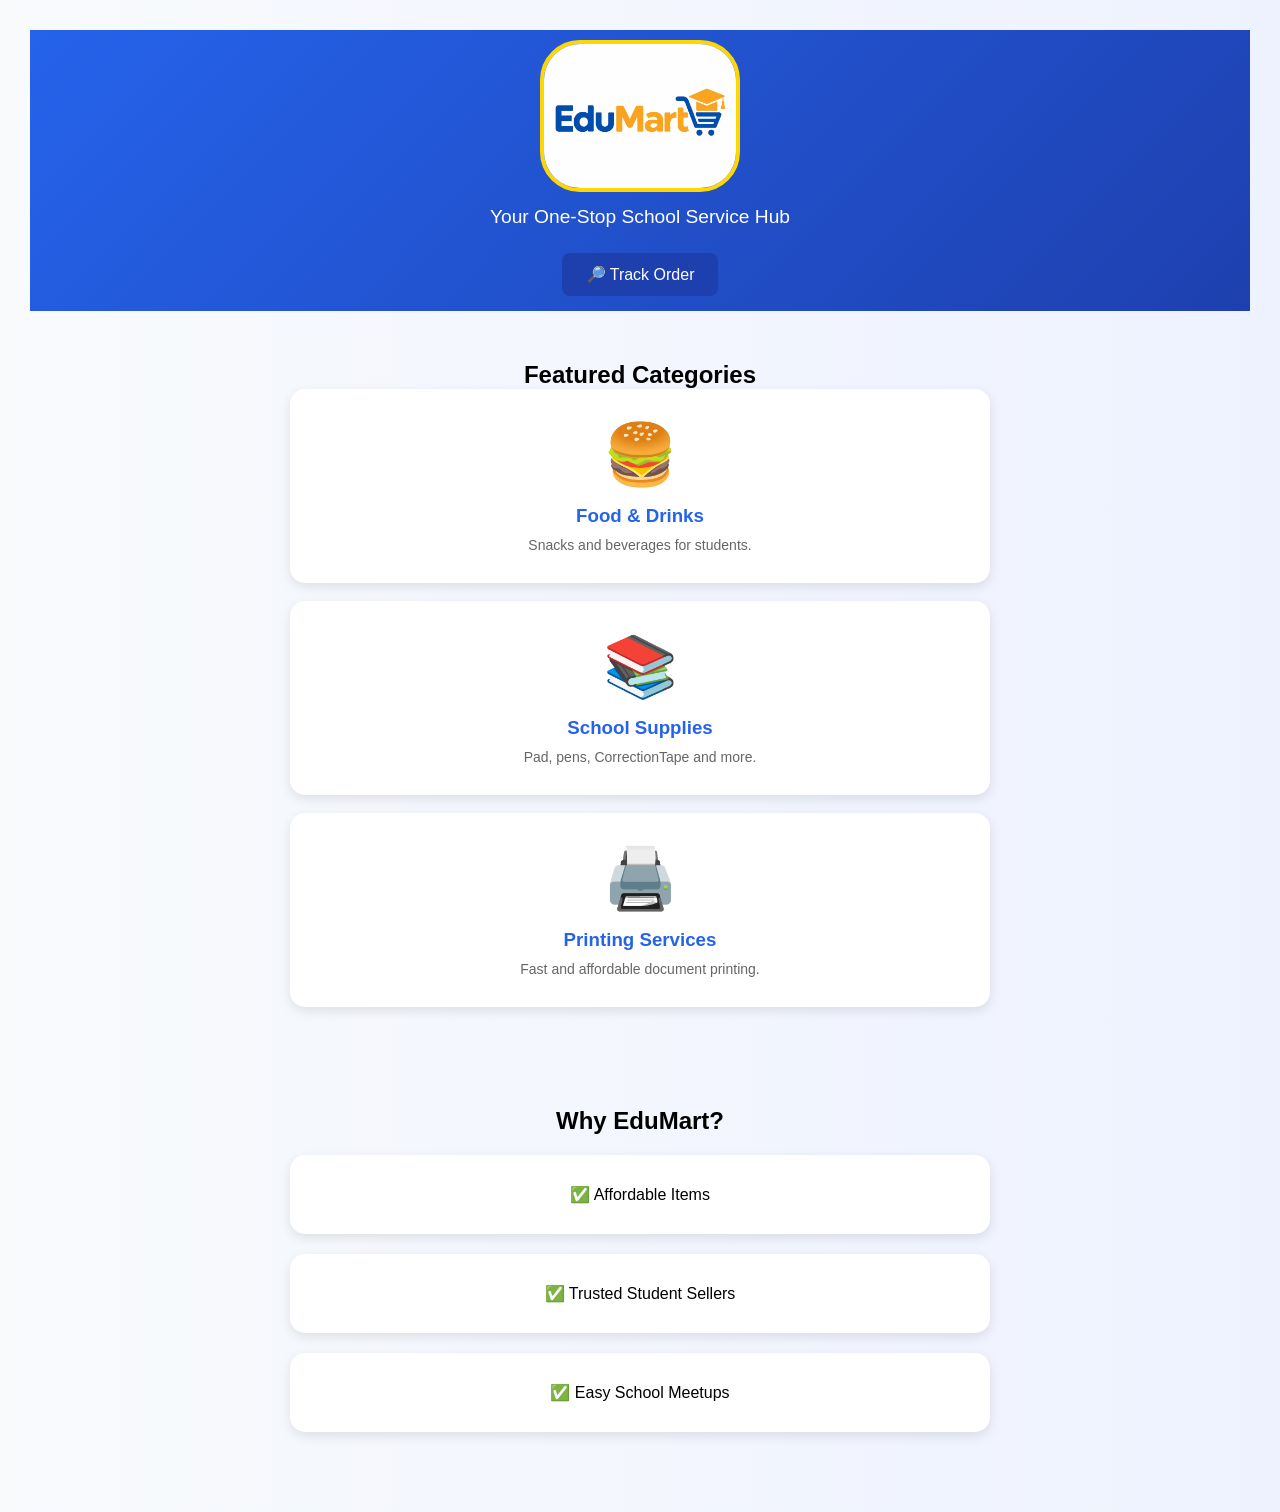
<file: index.html>
<!DOCTYPE html>
<html lang="en">
<head>
    <meta charset="UTF-8">
    <meta name="viewport" content="width=device-width, initial-scale=1.0">
    <title>EduMArt</title>
    <link rel="stylesheet" href="index.css">
</head>
<body>

    <header>
        <img
            src="edumart.jpeg"
            class="logo"
            alt="EduMart Logo">

        <p>Your One-Stop School Service Hub</p>

        <div class="buttons">
            <button onclick="location.href='track-order.html'">
                🔎 Track Order
            </button>
        </div>
        
    </header>

    <section class="categories">
        <h2>Featured Categories</h2>

        <div class="card"onclick="location.href='FoodDrinks.html'">
        <h1>🍔</h1>
        <h3>Food & Drinks</h3>
        <p>Snacks and beverages for students.</p>
    
        </div>

        <br>

        <div class="card"onclick="location.href='schoolsupplies.html'">
        <h1>📚</h1>
        <h3>School Supplies</h3>
        <p>Pad, pens, CorrectionTape and more.</p>

        </div>

        <br>
        
        <div class="card"onclick="location.href='printing.html'">
        <h1>🖨️</h1>
        <h3>Printing Services</h3>
        <p>Fast and affordable document printing.</p>

        </div>

        </div>
    </section>

    <section class="about">
        <h2>Why EduMart?</h2>

        <div class="features">
            <div class="feature">✅ Affordable Items</div>
            <div class="feature">✅ Trusted Student Sellers</div>
            <div class="feature">✅ Easy School Meetups</div>
        </div>
    </section>

</body>
</html>
</file>
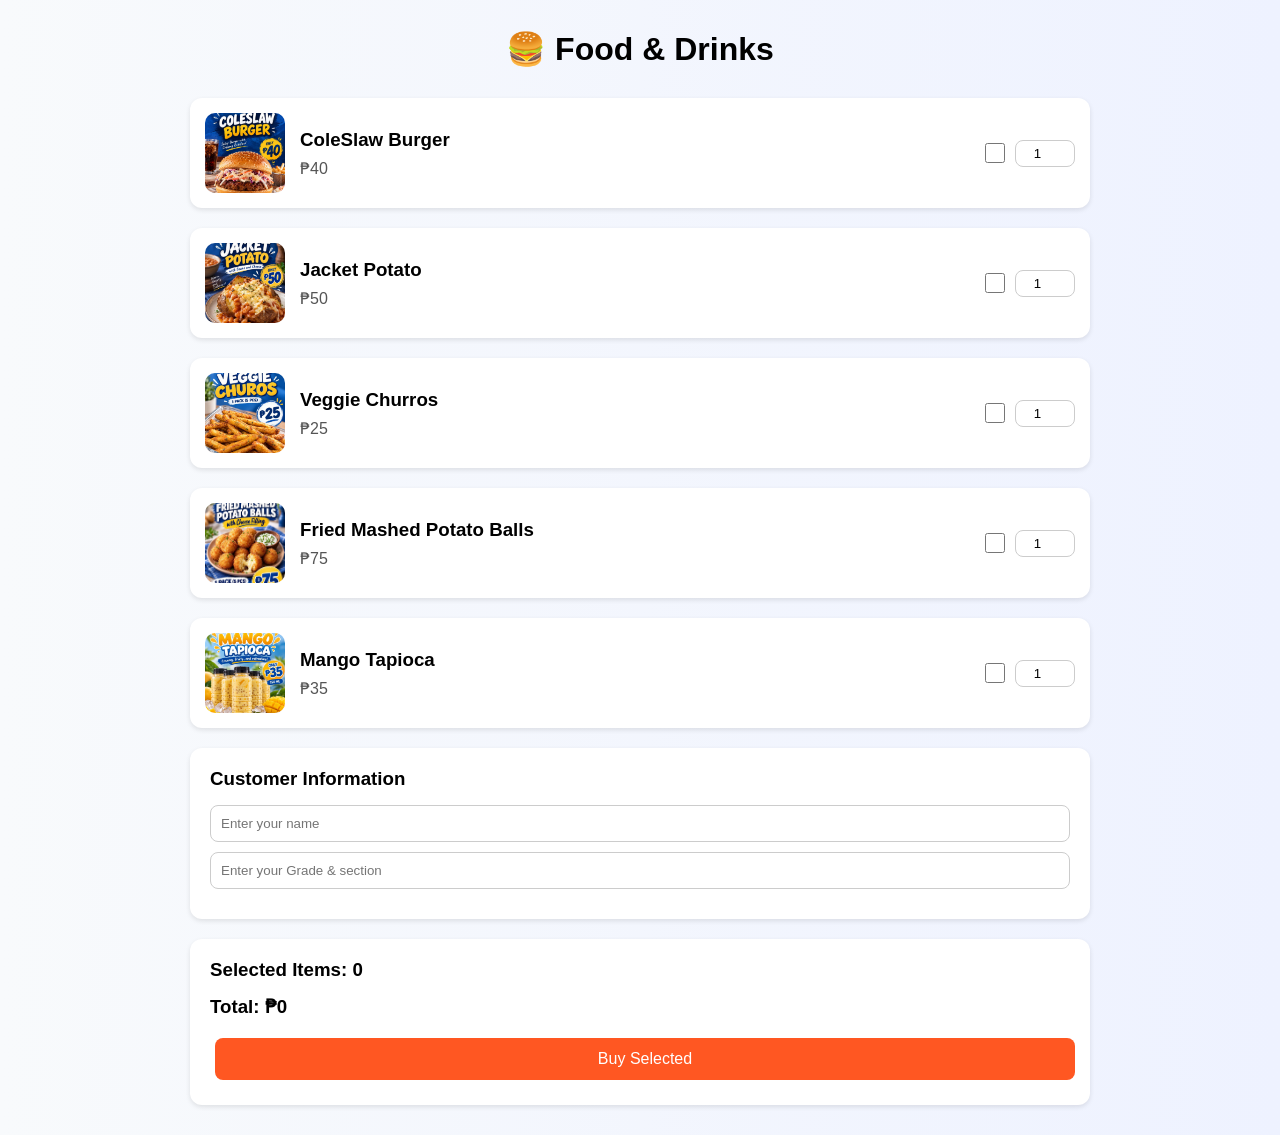
<file: FoodDrinks.html>
<!DOCTYPE html>
<html lang="en">
<head>
    <meta charset="UTF-8">
    <meta name="viewport" content="width=device-width, initial-scale=1.0">
    <title>Campus Market - Food & Drinks</title>

    <link rel="stylesheet" href="index.css">

</head>
<body>

<div class="container">

    <h1>🍔 Food & Drinks</h1>

    <div class="food-card">
        <div class="food-info">   
            <img src="burger.jpeg"
            style="width:80px;height:80px;object-fit:cover;">
        <div>

        <h3>ColeSlaw Burger</h3>
        <p>₱40</p>
    </div>
</div>
        <div class="food-controls">

    <input type="checkbox"
           class="foodItem"
           data-name="ColeSlaw Burger"
           data-price="40">

    <input type="number"
           class="quantity"
           value="1"
           min="1">

</div>
    </div>

    <div class="food-card">
        <div class="food-info">
            <img src="jacketpotato.jpeg"
            style="width:80px;height:80px;object-fit:cover;">
        <div>
                <h3>Jacket Potato</h3>
                <p>₱50</p>
            </div>
        </div>
      <div class="food-controls">

    <input type="checkbox"
           class="foodItem"
           data-name="Jacket Potato"
           data-price="50">

    <input type="number"
           class="quantity"
           value="1"
           min="1">

</div>
    </div>

    <div class="food-card">
        <div class="food-info">
             <img src="veggiechuros.jpeg"
            style="width:80px;height:80px;object-fit:cover;">
            <div>
                <h3>Veggie Churros</h3>
                <p>₱25</p>
            </div>
        </div>
        <div class="food-controls">

    <input type="checkbox"
           class="foodItem"
           data-name="Veggie Churros"
           data-price="25">

    <input type="number"
           class="quantity"
           value="1"
           min="1">

</div>
    </div>

    <div class="food-card">
        <div class="food-info">
            <img src="mashedpotato.jpeg"
            style="width:80px;height:80px;object-fit:cover;">
            <div>
                <h3>Fried Mashed Potato Balls</h3>
                <p>₱75</p>
            </div>
        </div>
        <div class="food-controls">

    <input type="checkbox"
           class="foodItem"
           data-name="Fried Mashed Potato Balls"
           data-price="75">

    <input type="number"
           class="quantity"
           value="1"
           min="1">

</div>
    </div>

       <div class="food-card">
        <div class="food-info">
             <img src="tapioca.jpeg"
            style="width:80px;height:80px;object-fit:cover;">
            <div>
                <h3>Mango Tapioca</h3>
                <p>₱35</p>
            </div>
        </div>
        <div class="food-controls">

    <input type="checkbox"
           class="foodItem"
           data-name="Mango Tapioca"
           data-price="35">

    <input type="number"
           class="quantity"
           value="1"
           min="1">

</div>
    </div>


<div class="customer-info">

    <h3>Customer Information</h3>

    <input
        type="text"
        id="customerName"
        placeholder="Enter your name">

    <input
        type="text"
        id="customerSection"
        placeholder="Enter your Grade & section">

</div>

    <div class="checkout">
        <h3>Selected Items: <span id="selectedCount">0</span></h3>
        <h3>Total: ₱<span id="totalPrice">0</span></h3>

        <button id="buyBtn">
            Buy Selected
        </button>

        <p id="food-success-message"></p>
        
    </div>

</div>

<script src="FoodDrinks.js"></script>

</body>
</html>
</file>
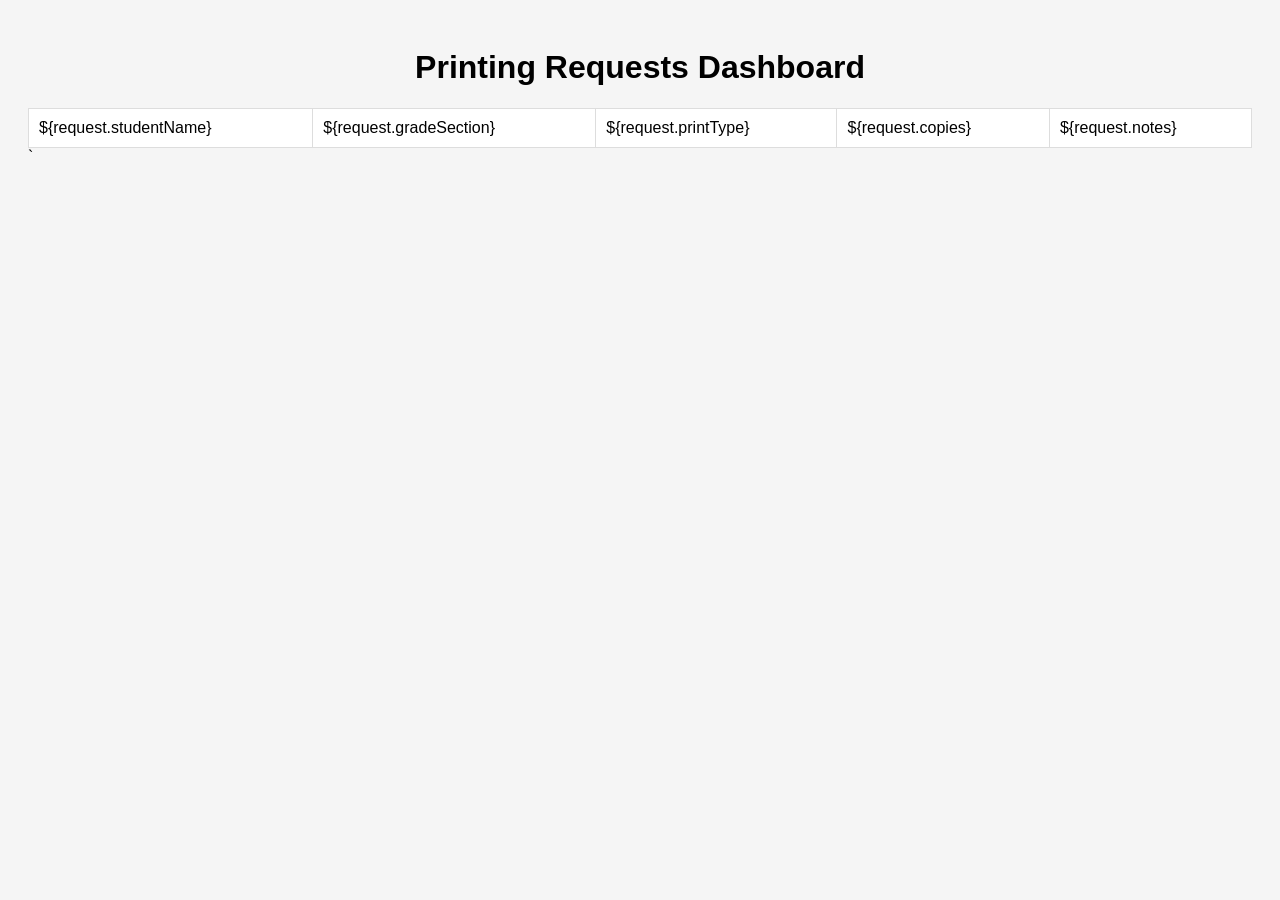
<file: printing-dashboard.html>
<!DOCTYPE html>
<html lang="en">
<head>
    <meta charset="UTF-8">
    <meta name="viewport" content="width=device-width, initial-scale=1.0">
    <title>Printing Dashboard</title>

    <style>

        body{
            font-family: Arial, sans-serif;
            padding:20px;
            background:#f5f5f5;
        }

        h1{
            text-align:center;
        }

        table{
            width:100%;
            border-collapse:collapse;
            background:white;
        }

        th,
        td{
            border:1px solid #ddd;
            padding:10px;
            text-align:left;
        }

        th{
            background:#007bff;
            color:white;
        }

    </style>
</head>
<body>

    <h1>Printing Requests Dashboard</h1>

    <table>

        <thead>

            <tr>
                <td>${request.studentName}</td>
                <td>${request.gradeSection}</td>
                <td>${request.printType}</td>
                <td>${request.copies}</td>
                <td>${request.notes}</td>
            </tr>

        </thead>

        <tbody id="requestTable">

        </tbody>

    </table>

    <script>

        const requests =
            JSON.parse(localStorage.getItem("printRequests")) || [];

        const table =
            document.getElementById("requestTable");

        requests.forEach(request => {

            table.innerHTML += `
                <tr>
                    <td>${request.studentName}</td>
                    <td>${request.gradeSection}</td>
                    <td>${request.printType}</td>
                    <td>${request.paperSize}</td>
                    <td>${request.copies}</td>
                    <td>${request.notes}</td>
                    <td>${request.date}</td>
                </tr>
            `;

        });

    </script>

</body>
</html>
`
</file>
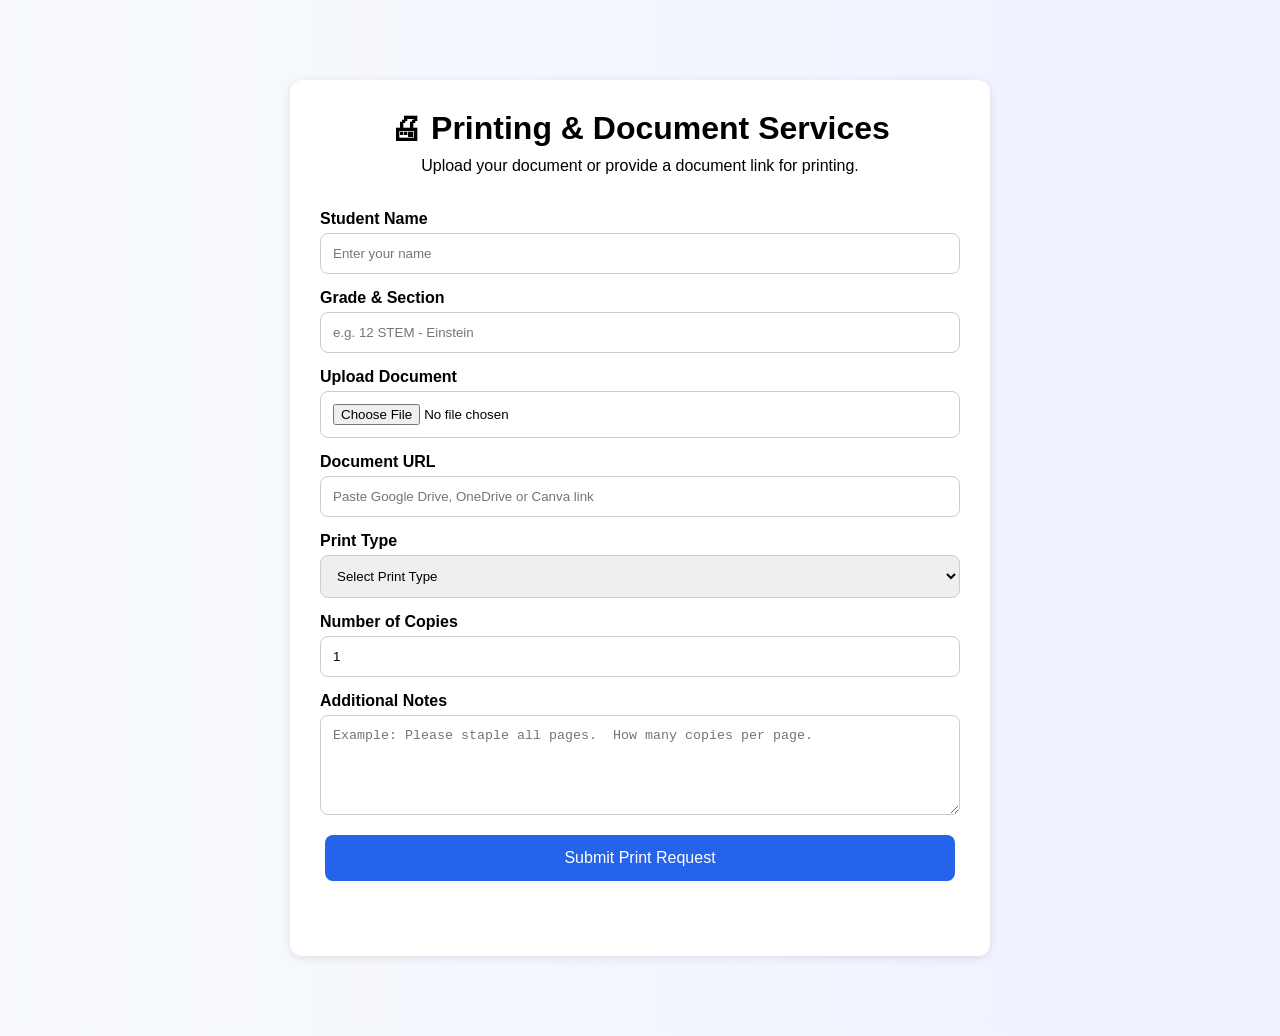
<file: printing.html>
<!DOCTYPE html>
<html lang="en">
<head>
    <meta charset="UTF-8">
    <meta name="viewport" content="width=device-width, initial-scale=1.0">
    <title>Campus Market - Printing Services</title>
    <link rel="stylesheet" href="index.css">
</head>
<body>

    <div class="printing-container">

        <h1>🖨 Printing & Document Services</h1>

        <p>
            Upload your document or provide a document link for printing.
        </p>

        <form>

    <label>Student Name</label>
    <input type="text" id="studentName"
        placeholder="Enter your name">

    <label>Grade & Section</label>
    <input type="text" id="gradeSection"
        placeholder="e.g. 12 STEM - Einstein">

    <label>Upload Document</label>
    <input type="file" id="documentFile">

    <label>Document URL</label>
    <input type="url" id="documentUrl"
        placeholder="Paste Google Drive, OneDrive or Canva link">

    <label>Print Type</label>

<select id="printType">

    <option value="" selected disabled>
        Select Print Type
    </option>

    <option>Not Colored Bondpaper A4 (Text) - ₱5</option>

    <option>Colored Bondpaper A4 - ₱15</option>

    <option>WORX A4 - ₱30</option>

    <option>Photo paper (Glossy) A4 - ₱30</option>

</select>

    <label>Number of Copies</label>
    <input type="number" id="copies"
        min="1" value="1">

    <label>Additional Notes</label>
    <textarea id="notes"
        placeholder="Example: Please staple all pages.  How many copies per page."></textarea>

    <button type="button"
        onclick="submitRequest()">
        Submit Print Request
    </button>

    <p id="success-message"></p>

</form>

    </div>

<script src="printing.js"></script>

</body>
</html>
</file>
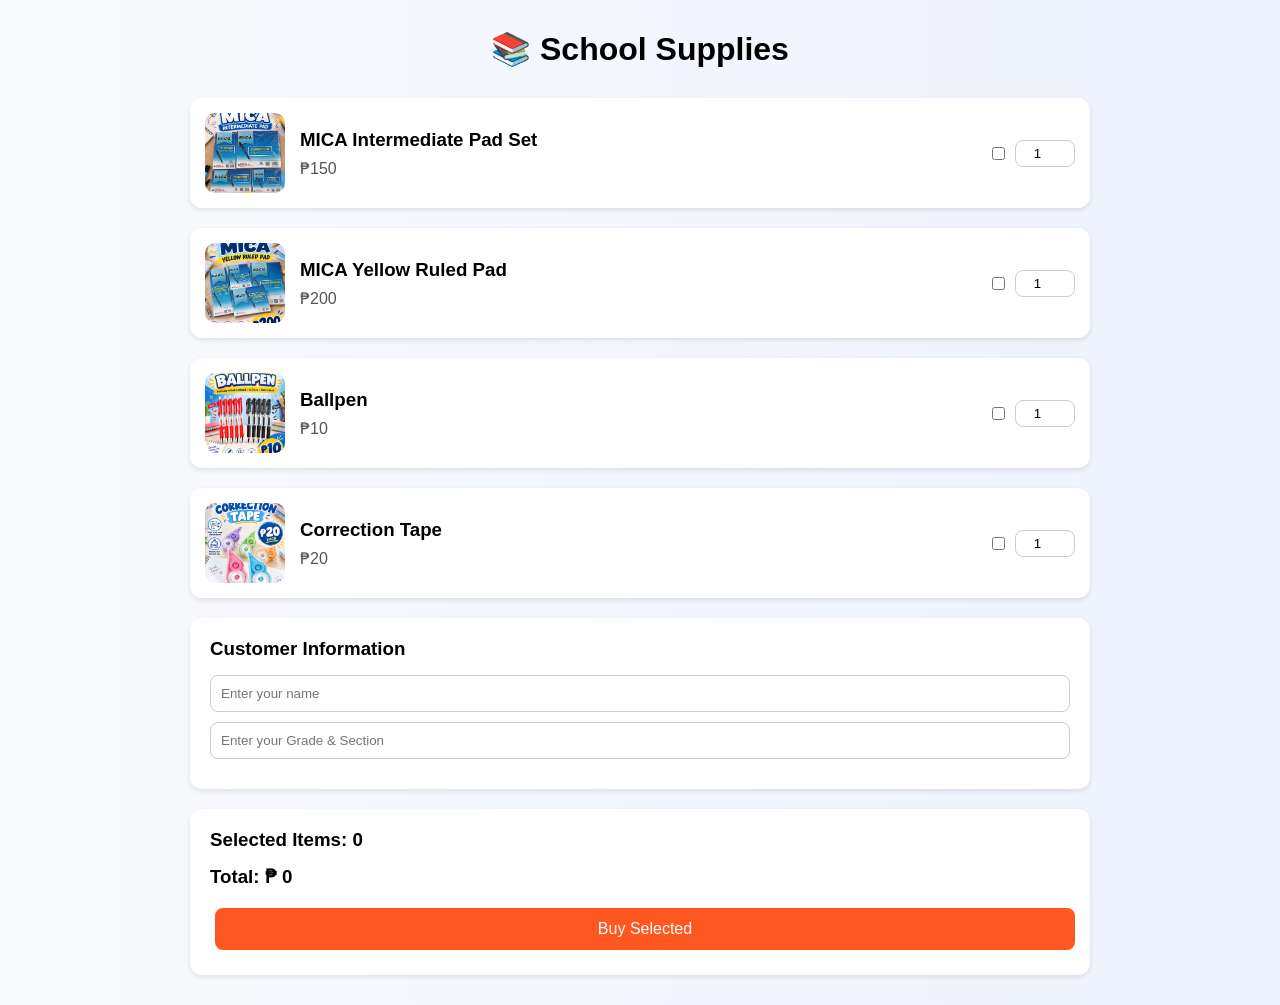
<file: schoolsupplies.html>
<!DOCTYPE html>
<html lang="en">
<head>
    <meta charset="UTF-8">
    <meta name="viewport" content="width=device-width, initial-scale=1.0">
    <title>Campus Market - School Supplies</title>

    <link rel="stylesheet" href="index.css">
</head>
<body>

<div class="container">

    <h1>📚 School Supplies</h1>

    
    <div class="food-card">
        <div class="food-info">
            <img src="IntermediatePad.jpeg"
            style="width:80px;height:80px;object-fit:cover;">
            <div>
                <h3>MICA Intermediate Pad Set</h3>
                <p>₱150</p>
            </div>
        </div>

        <div class="food-controls">

            <input
                type="checkbox"
                class="supplyItem"
                data-name="MICA Intermediate Pad Set"
                data-price="150"
            >

            <input
                type="number"
                class="quantity"
                value="1"
                min="1"
            >

        </div>

    </div>

    
    <div class="food-card">
        <div class="food-info">
            <img src="YellowPad.jpeg"
            style="width:80px;height:80px;object-fit:cover;">
            <div>
                <h3>MICA Yellow Ruled Pad</h3>
                <p>₱200</p>
            </div>
        </div>

        <div class="food-controls">

            <input
                type="checkbox"
                class="supplyItem"
                data-name="MICA Yellow Ruled Pad"
                data-price="200"
            >

            <input
                type="number"
                class="quantity"
                value="1"
                min="1"
            >

        </div>

    </div>

       <div class="food-card">
        <div class="food-info">
            <img src="ballpen.jpeg"
            style="width:80px;height:80px;object-fit:cover;">
            <div>
                <h3>Ballpen</h3>
                <p>₱10</p>
            </div>
        </div>

        <div class="food-controls">

            <input
                type="checkbox"
                class="supplyItem"
                data-name="Ballpen"
                data-price="10"
            >

            <input
                type="number"
                class="quantity"
                value="1"
                min="1"
            >

        </div>

    </div>

     <div class="food-card">
        <div class="food-info">
            <img src="CorrectionTape.jpeg"
            style="width:80px;height:80px;object-fit:cover;">
            <div>
                <h3>Correction Tape</h3>
                <p>₱20</p>
            </div>
        </div>

        <div class="food-controls">

            <input
                type="checkbox"
                class="supplyItem"
                data-name="Correction Tape"
                data-price="20"
            >

            <input
                type="number"
                class="quantity"
                value="1"
                min="1"
            >

        </div>

    </div>

    <!-- Customer Information -->
    <div class="customer-info">

        <h3>Customer Information</h3>

        <input
            type="text"
            id="customerName"
            placeholder="Enter your name"
        >

        <input
            type="text"
            id="customerSection"
            placeholder="Enter your Grade & Section"
        >

    </div>



    <!-- Checkout Section -->
    <div class="checkout">

        <h3>
            Selected Items:
            <span id="selectedCount">0</span>
        </h3>

        <h3>
            Total: ₱
            <span id="totalPrice">0</span>
        </h3>

        <button id="buyBtn">
            Buy Selected
        </button>

        <p id="supply-success-message"></p>

    </div>

</div>

<script src="schoolsupplies.js"></script>

</body>
</html>
</file>
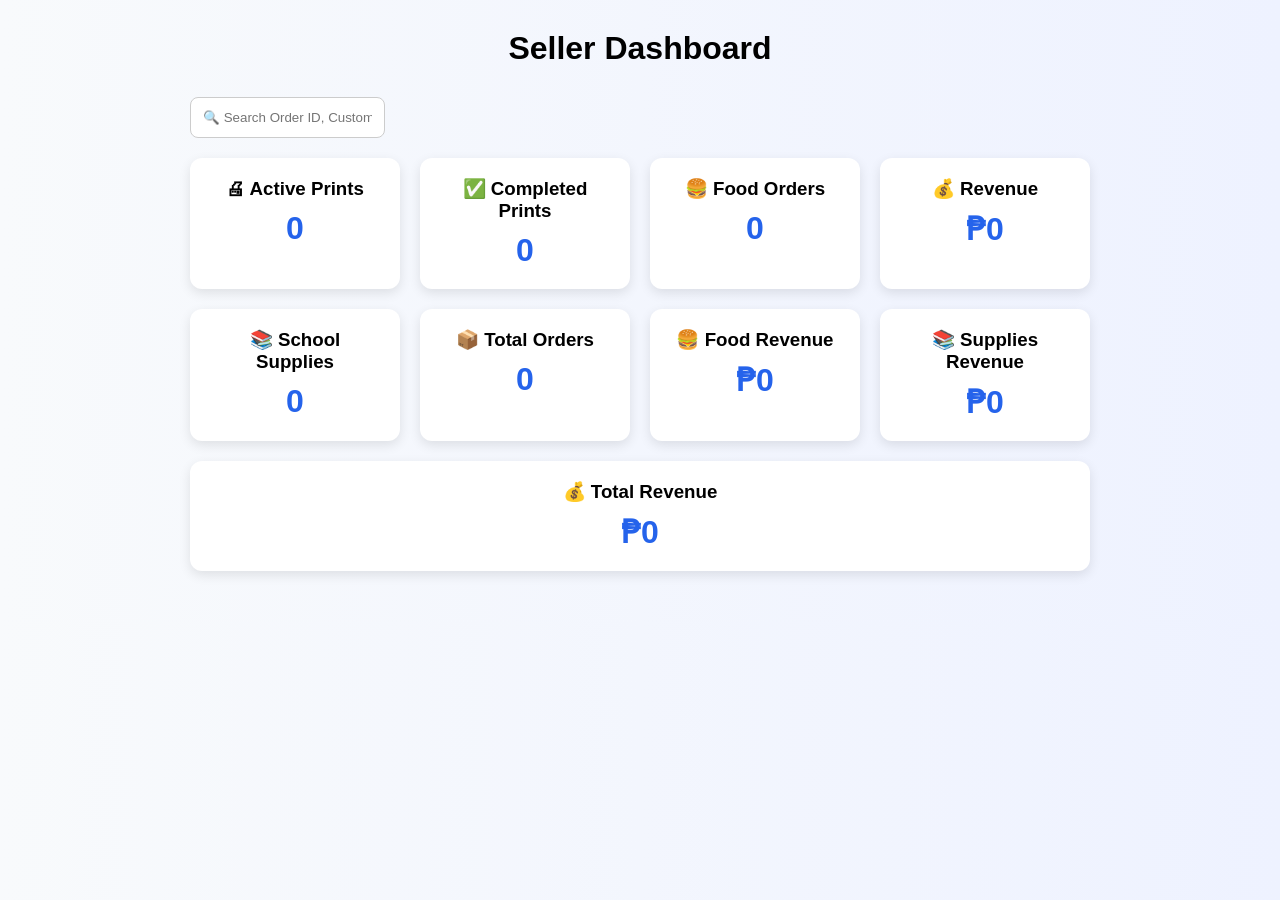
<file: seller-dashboard-BACKUP.html>
<!DOCTYPE html>
<html lang="en">
<head>
    <meta charset="UTF-8">
    <meta name="viewport" content="width=device-width, initial-scale=1.0">
    <title>Seller Dashboard</title>

    <link rel="stylesheet" href="index.css">
</head>
<body>

    <div class="container">

        <h1>Seller Dashboard</h1>

        <input
        type="text"
        id="globalSearch"
        placeholder="🔍 Search Order ID, Customer, Student..."
>
<div class="summary-cards">

    <div class="summary-card">
        <h3>🖨 Active Prints</h3>
        <p id="activePrintCount">0</p>
    </div>

    <div class="summary-card">
        <h3>✅ Completed Prints</h3>
        <p id="completedPrintCount">0</p>
    </div>

    <div class="summary-card">
        <h3>🍔 Food Orders</h3>
        <p id="foodOrderCount">0</p>
    </div>

    <div class="summary-card">
        <h3>💰 Revenue</h3>
        <p id="revenueCount">₱0</p>
    </div>

    <div class="summary-card">
    <h3>📚 School Supplies</h3>
    <p id="supplyOrderCount">0</p>
</div>

<div class="summary-card">
    <h3>📦 Total Orders</h3>
    <p id="totalOrderCount">0</p>
</div>

<div class="summary-card">
    <h3>🍔 Food Revenue</h3>
    <p id="foodRevenueCount">₱0</p>
</div>

<div class="summary-card">
    <h3>📚 Supplies Revenue</h3>
    <p id="suppliesRevenueCount">₱0</p>
</div>

<div class="summary-card">
    <h3>💰 Total Revenue</h3>
    <p id="totalRevenueCount">₱0</p>
</div>


</div>

<h2 id="foodOrdersTitle">
    🍔 Food & Drinks Orders
</h2>

        <div id="ordersContainer">

    </div>

    <h2 id="completedFoodTitle">
    ✅ Completed Food Orders
</h2>

<div id="completedFoodContainer"></div>


<h2 id="printingTitle">
    🖨 Printing Orders (0)
</h2>

    <div id="printingOrdersContainer">

    </div>

<h2 id="completedPrintingTitle">
    ✅ Completed Printing Orders
</h2>

<div id="completedPrintingContainer"></div>

<h2 id="suppliesOrdersTitle">
    📚 School Supplies Orders
</h2>

<div id="schoolSuppliesContainer"></div>

<h2 id="completedSuppliesTitle">
    ✅ Completed School Supplies Orders
</h2>

<div id="completedSuppliesContainer"></div>


    </div>

    <script src="seller-dashboard.js"></script>

</body>
</html>
</file>
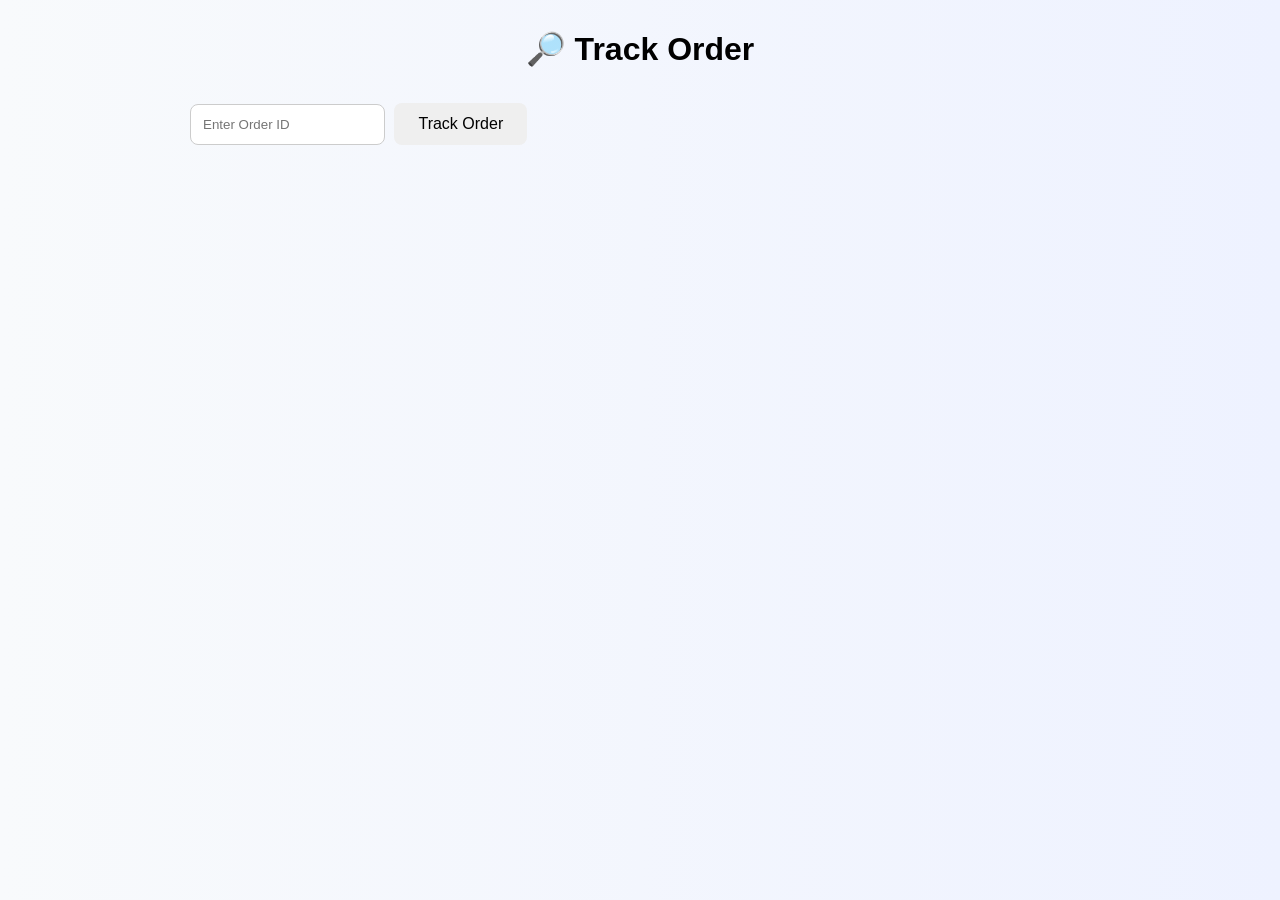
<file: track-order.html>
<!DOCTYPE html>
<html lang="en">
<head>
    <meta charset="UTF-8">
    <meta name="viewport" content="width=device-width, initial-scale=1.0">
    <title>Track Order</title>
    <link rel="stylesheet" href="index.css">
</head>
<body>

    <div class="container">

        <h1>🔎 Track Order</h1>

        <input
            type="text"
            id="trackingId"
            placeholder="Enter Order ID"
        >

        <button onclick="trackOrder()">
            Track Order
        </button>

        <div id="trackingResult"></div>

    </div>

    <script src="track-order.js"></script>

</body>
</html>
</file>
<file: index.css>
* {
    margin: 0;
    padding: 0;
    box-sizing: border-box;
}

.logo{
    width: 200px;
    border-radius: 40px;
    border: 4px solid gold;
}

body {
    font-family: Arial, sans-serif;
    background: #f4f7fb;
}

header {
    text-align: center;
    padding: 10px 20px;

    background:
    linear-gradient(
        135deg,
        #2563eb,
        #1e40af
    );

    color: white;
}

header h1 {
    font-size: 4rem;
    margin-bottom: 15px;
}

header p {
    margin-top: 10px;
    font-size: 1.2rem;
}

.buttons {
    margin-top: 20px;
}

button {
    padding: 12px 24px;
    margin: 5px;
    border: none;
    border-radius: 8px;
    cursor: pointer;
    font-size: 16px;
}

button:first-child {
    background: white;
    color: #2563eb;
}

button:last-child {
    background: #1e40af;
    color: white;
}

.categories,
.about {
    padding: 50px 20px;
    text-align: center;
}

.category-container{
    display: flex;
    flex-direction: column;
    align-items: center;
    gap: 20px;
    margin-top: 20px;
}

.features{
    display: flex;
    justify-content: center;
    flex-wrap: wrap;
    gap: 20px;
    margin-top: 20px;
}

.card,
.feature {
    background: white;
    padding: 30px 20px;
    border-radius: 15px;
    width: 90%;
    max-width: 700px;
    margin: auto;
    box-shadow: 0 4px 12px rgba(0,0,0,0.1);
    transition: all .3s ease;   
    cursor: pointer;
}

.card h1{
    font-size: 60px;
    margin-bottom: 15px;
}

.card h3{
    margin-bottom: 10px;
    color: #2563eb;
}

.card p{
    color: #666;
    font-size: 14px;
}

.card:hover,
.feature:hover{

    transform: translateY(-8px);

    box-shadow:
        0 12px 25px rgba(0,0,0,.15);

}

@media (max-width: 768px) {
    header h1 {
        font-size: 2rem;
    }
}

.printing-container {
    max-width: 700px;
    margin: 50px auto;
    background: white;
    padding: 30px;
    border-radius: 12px;
    box-shadow: 0 2px 10px rgba(0, 0, 0, 0.1);
}

.printing-container h1 {
    text-align: center;
    margin-bottom: 10px;
}

.printing-container p {
    text-align: center;
    margin-bottom: 20px;
}

form {
    display: flex;
    flex-direction: column;
}

label {
    margin-top: 15px;
    margin-bottom: 5px;
    font-weight: bold;
}

input,
select,
textarea {
    padding: 12px;
    border: 1px solid #ccc;
    border-radius: 8px;
}

textarea {
    min-height: 100px;
    resize: vertical;
}

form button {
    margin-top: 20px;
    background: #2563eb;
    color: white;
    padding: 14px;
    border: none;
    border-radius: 8px;
    cursor: pointer;
}

form button:hover {
    background: #1e40af;
}

#success-message{
    margin-top:20px;
    text-align:center;
    font-size:18px;
}

.request-card{
    background:white;
    padding:20px;
    margin-top:20px;
    border-radius:12px;
    box-shadow:0 2px 10px rgba(0,0,0,0.1);
}

.request-card h3{
    margin-bottom:15px;
}

.request-card p{
    margin:8px 0;
}

.food-image{
    width:80px;
    height:80px;
    object-fit:cover;
    border-radius:10px;
}

*{
    margin: 0;
    padding: 0;
    box-sizing: border-box;
}

body{
    font-family: Arial, sans-serif;
   background: linear-gradient(to right, #f8fafc, #eef2ff);
    padding: 30px;
}

.container{
    max-width: 900px;
    margin: auto;
}

h1{
    text-align: center;
    margin-bottom: 30px;
}

.food-card{
    background-color: white;
    border-radius: 12px;
    padding: 15px;
    margin-bottom: 20px;

    display: flex;
    justify-content: space-between;
    align-items: center;

    box-shadow: 0 2px 5px rgba(0,0,0,0.1);
}

.food-info{
    display: flex;
    align-items: center;
    gap: 15px;
}

.food-info img{
    width: 80px;
    height: 80px;
    object-fit: cover;
    border-radius: 10px;
}

.food-info h3{
    margin-bottom: 8px;
}

.food-info p{
    color: #555;
}

.foodItem{
    width: 20px;
    height: 20px;
    cursor: pointer;
}

.checkout{
    background-color: white;
    padding: 20px;
    border-radius: 12px;

    box-shadow: 0 2px 5px rgba(0,0,0,0.1);
}

.checkout h3{
    margin-bottom: 15px;
}

#buyBtn{
    width: 100%;
    padding: 12px;

    border: none;
    border-radius: 8px;

    background-color: #ff5722;
    color: white;

    font-size: 16px;
    cursor: pointer;

    transition: 0.3s;
}

#buyBtn:hover{
    background-color: #e64a19;
}

.food-controls{
    display: flex;
    align-items: center;
    gap: 10px;
}

.quantity{
    width: 60px;
    padding: 5px;
    text-align: center;
}

.customer-info{
    background-color: white;
    padding: 20px;
    border-radius: 12px;
    margin-bottom: 20px;

    box-shadow: 0 2px 5px rgba(0,0,0,0.1);
}

.customer-info h3{
    margin-bottom: 15px;
}

.customer-info input{
    width: 100%;
    padding: 10px;
    margin-bottom: 10px;

    border: 1px solid #ccc;
    border-radius: 8px;
}

.order-card{
    background: white;
    padding: 20px;
    margin-bottom: 20px;
    border-radius: 10px;

    box-shadow: 0 2px 5px rgba(0,0,0,.1);
}

.order-card h3{
    margin-bottom: 10px;
}

.order-card p{
    margin-bottom: 8px;
}

.order-card{
    background:white;
    padding:20px;
    margin-bottom:20px;
    border-radius:10px;
    transition: all 0.3s ease;
    box-shadow:0 2px 5px rgba(0,0,0,.1);
}

.order-card:hover{
    transform: translateY(-3px);
    box-shadow: 0 8px 20px rgba(0,0,0,0.12);
}


.pending{
    color: orange;
    font-weight: bold;
}

.accepted{
    color: green;
    font-weight: bold;
}

.delivery{
    color: blue;
    font-weight: bold;
}

.order-card button{
    padding: 10px 15px;
    border: none;
    border-radius: 8px;
    cursor: pointer;

    background: #2563eb;
    color: white;

    margin-top: 10px;
}

.order-card button:hover{
    opacity: .9;
}

.summary-cards{
    display:flex;
    gap:20px;
    flex-wrap:wrap;
    margin:20px 0;
}

.summary-card{
    background:white;
    padding:20px;
    border-radius:12px;
    min-width:180px;
    flex:1;
    text-align:center;

    box-shadow:
    0 4px 12px rgba(0,0,0,0.1);

    transition:0.3s;
}

.summary-card:hover{
    transform:translateY(-5px);
}

.summary-card h3{
    margin-bottom:10px;
}

.summary-card p{
    font-size:32px;
    font-weight:bold;
    color:#2563eb;
}

.summary-card{
    transition: 0.3s;
    transition: all 0.3s ease;
    cursor: pointer;
}

.summary-card:hover{
    transform: translateY(-5px);
    box-shadow: 0 10px 25px rgba(0,0,0,0.15);
}

.pending{
    color: orange;
    font-weight: bold;
}

.accepted{
    color: #2563eb;
    font-weight: bold;
}

.delivery{
    color: goldenrod;
    font-weight: bold;
}

.completed{
    color: green;
    font-weight: bold;
}

.button{
    background: #2563eb;
    color: white;
    border: none;
    padding: 10px 18px;
    border-radius: 8px;
    cursor: pointer;
    font-weight: bold;
    transition: 0.3s;
}

.button:hover{
    background: #1d4ed8;
}

.home-btn{
    display:inline-block;
    margin-top:10px;
    padding:10px 20px;
    background:#2563eb;
    color:white;
    text-decoration:none;
    border-radius:8px;
    font-weight:bold;
}

.home-btn:hover{
    background:#1d4ed8;
}
</file>
